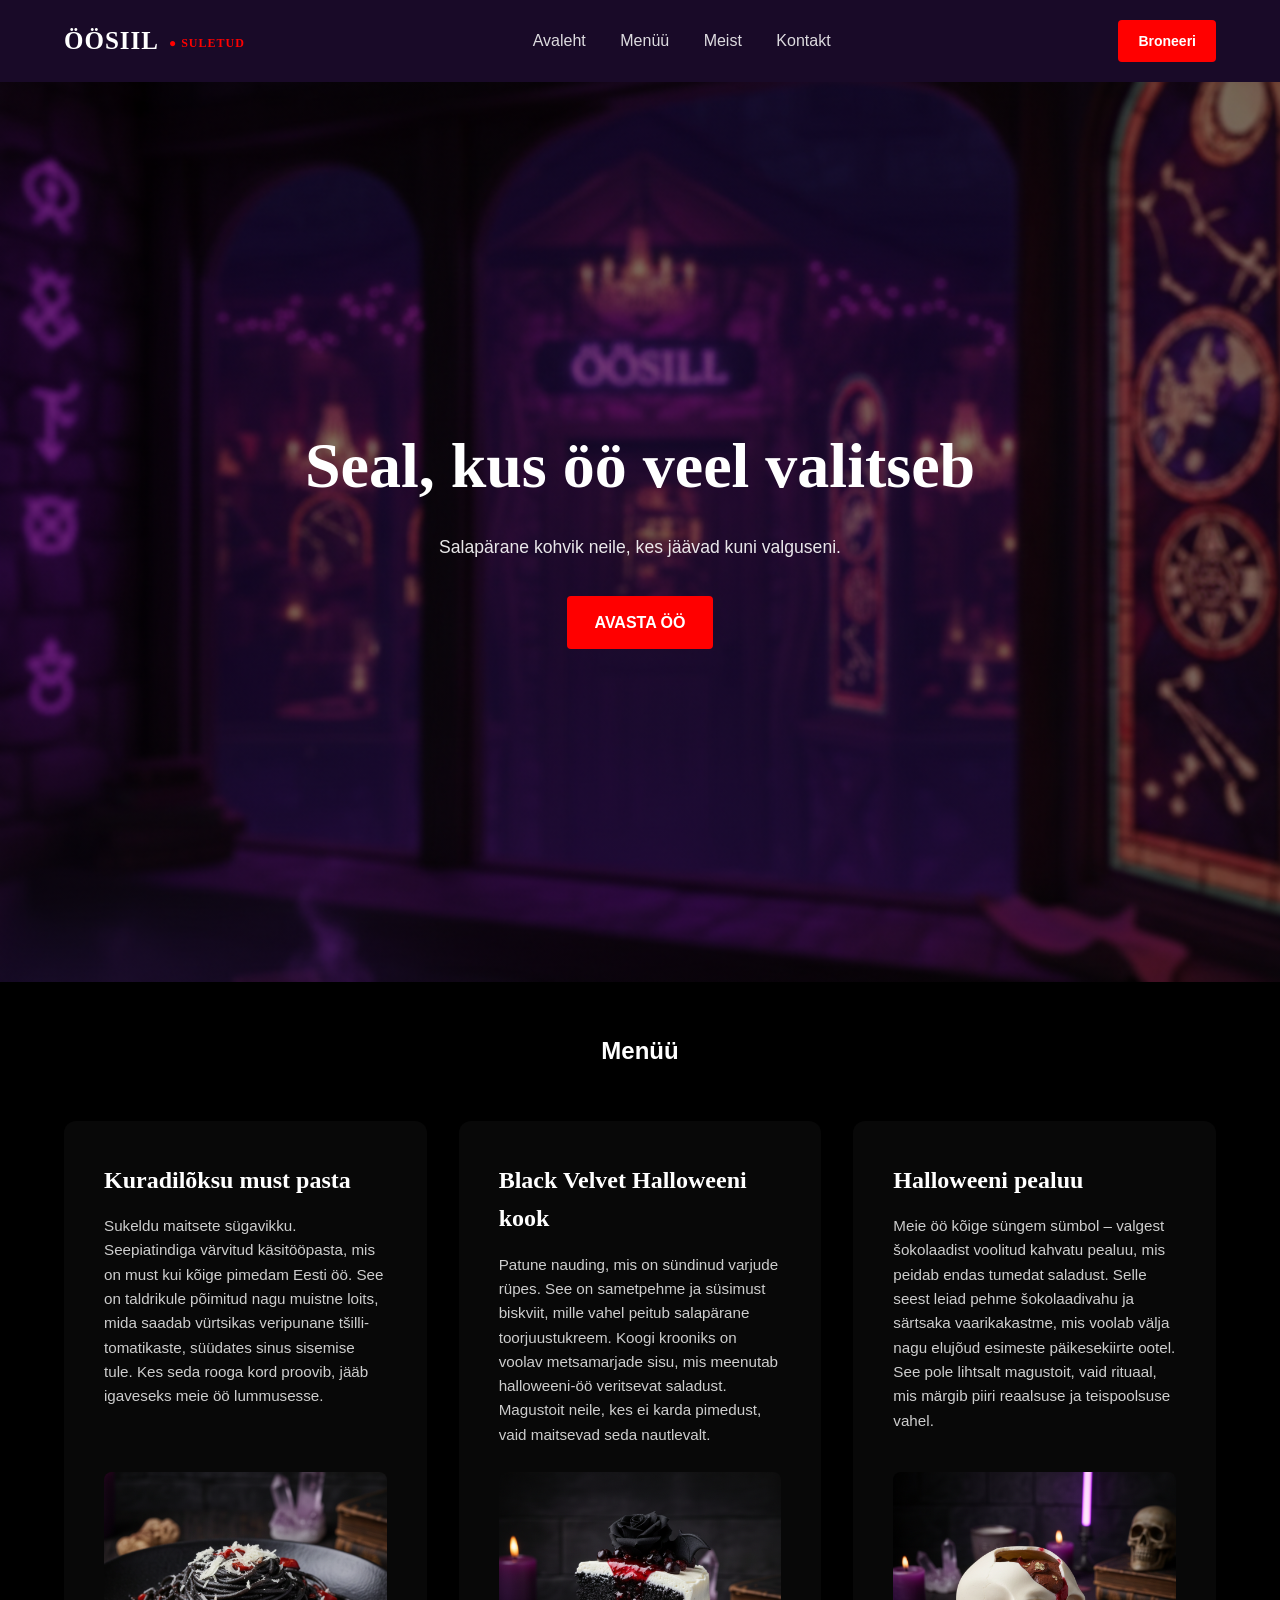
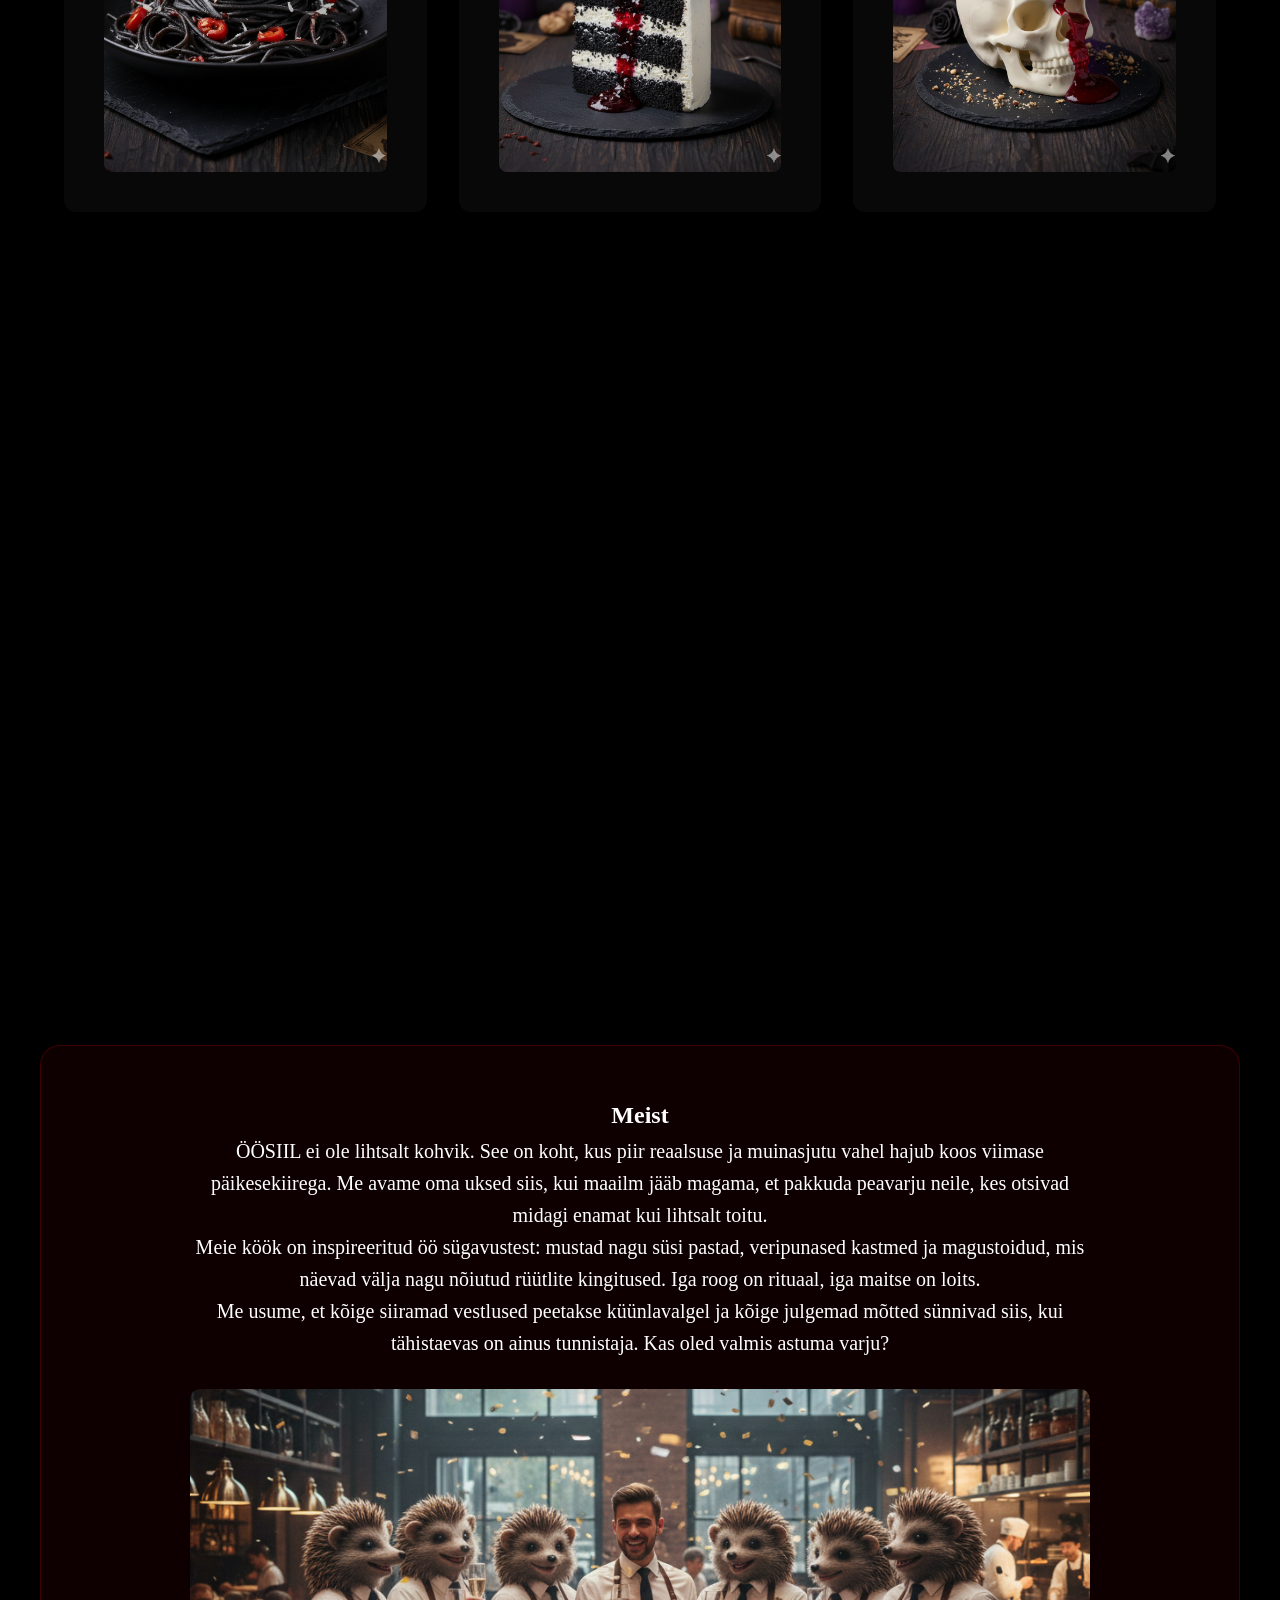
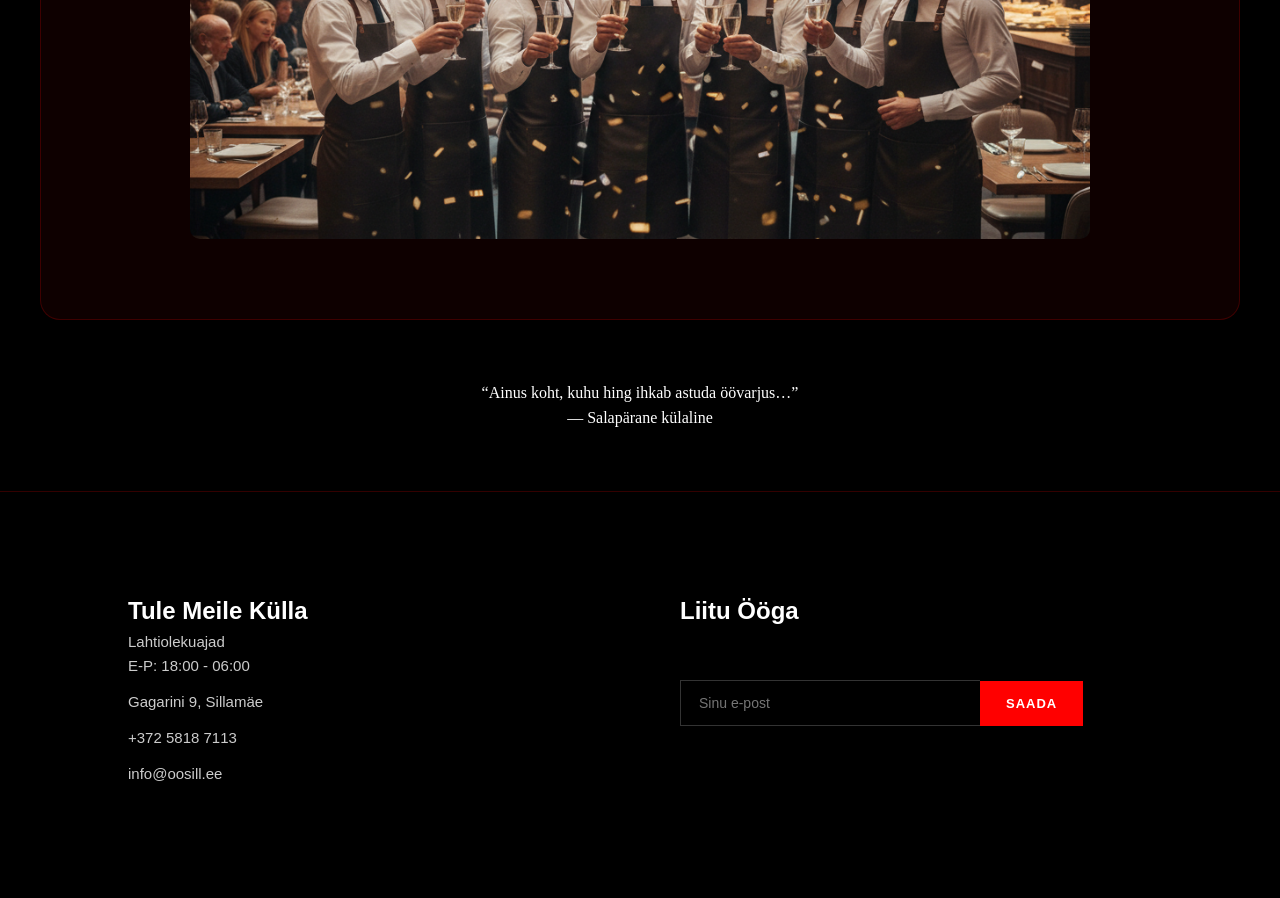
<file: index.html>
<!DOCTYPE html>
<html lang="et">
<head>
    <meta charset="UTF-8">
    <meta name="viewport" content="width=device-width, initial-scale=1.0">
    <title>ÖÖSIIL — Salapärane Kohvik</title>
    <link rel="stylesheet" href="style.css">
</head>
<body>
<header class="top">
    <div class="logotip">ÖÖSIIL</div>
    <nav>
        <a href="#Avaleht">Avaleht</a>
        <a href="#Menüü">Menüü</a>
        <a href="#Meist">Meist</a>
        <a href="#Kontakt">Kontakt</a>
    </nav>
    <a class="button js-open-modal" href="#">Broneeri</a>
</header>
<section id="Avaleht" class="glavnoe">
    <div class="glavnoecontent">
        <h1>Seal, kus öö veel valitseb</h1>
        <p>Salapärane kohvik neile, kes jäävad kuni valguseni.</p>
        <a class="button large js-open-modal" href="#">AVASTA ÖÖ</a>
    </div>
</section>

<div class="text"><h2>Menüü</h2></div>

<section id="Menüü" class="sections">
    <div class="card">
        <h2>Kuradilõksu must pasta</h2>
        <p>
            Sukeldu maitsete sügavikku. Seepiatindiga värvitud käsitööpasta, mis on must kui kõige pimedam Eesti öö. 
            See on taldrikule põimitud nagu muistne loits, mida saadab vürtsikas veripunane tšilli-tomatikaste, süüdates sinus sisemise tule. 
            Kes seda rooga kord proovib, jääb igaveseks meie öö lummusesse.
        </p>
        <div class="cardimg1"></div>
    </div>
    <div class="card">
        <h2>Black Velvet Halloweeni kook</h2>
        <p>
            Patune nauding, mis on sündinud varjude rüpes. See on sametpehme ja süsimust biskviit, mille vahel peitub salapärane toorjuustukreem. 
            Koogi krooniks on voolav metsamarjade sisu, mis meenutab halloweeni-öö veritsevat saladust. 
            Magustoit neile, kes ei karda pimedust, vaid maitsevad seda nautlevalt.
        </p>
        <div class="cardimg2"></div>
    </div>
    <div class="card">
        <h2>Halloweeni pealuu</h2>
        <p>
            Meie öö kõige süngem sümbol – valgest šokolaadist voolitud kahvatu pealuu, mis peidab endas tumedat saladust. 
            Selle seest leiad pehme šokolaadivahu ja särtsaka vaarikakastme, mis voolab välja nagu elujõud esimeste päikesekiirte ootel. 
            See pole lihtsalt magustoit, vaid rituaal, mis märgib piiri reaalsuse ja teispoolsuse vahel.
        </p>
        <div class="cardimg3"></div>
    </div>
    <div class="card">
        <h2>Tarantula kook</h2>
        <p>
            Suur ja sätendav nõiajook, mis on segatud kõige sügavamas öötunnis. Meisterlikult punutud võrk sinu taldrikul. 
            See tume šokolaadikook on kaetud õrna suhkruvatist kastevõrguga, mille keskel valitseb krõbe ja luksuslik šokolaadist tarantel. 
            Magusalt ohtlik kombinatsioon pehmest trühvlisistust ja sarapuupähkli kargusest.
        </p>
        <div class="cardimg4"></div>
    </div>
    <div class="card">
        <h2>Veritsevad mustad koogikesed</h2>
        <p>
            Väikesed süsimustad ahvatlused, mis peidavad endas dramaatilist üllatust. 
            Need kakaost ja aktiivsöest küpsetatud koogikesed on pealtvaates rahulikud kui öö, kuid nende pehme sisu peidab endas tulipunast ja hapukat kirsitäidist. 
            Iga suutäis vallandab 'veritseva' keskme, pakkudes täiuslikku tasakaalu.
        </p>
        <div class="cardimg5"></div>
    </div>
    <div class="card">
        <h2>Halloweeni teemaline punch</h2>
        <p>
            Suur ja sätendav nõiajook, mis on segatud kõige sügavamas öötunnis. 
            See rubiinpunane jook kätkeb endas salapärast segu tumedatest metsamarjadest, vürtsikast granaatõunast ja särtsakast mullist. 
            Joogi kohal hõljub salapärane udu ning selle põhjas peidavad end 'külmutatud silmad'.
        </p>
        <div class="cardimg6"></div>
    </div>
</section>

<section id="Meist" class="quote">
    <div class="aboutbox">
        <h2 class="text3">Meist</h2>
        <div class="text2">
            <p>ÖÖSIIL ei ole lihtsalt kohvik. See on koht, kus piir reaalsuse ja muinasjutu vahel hajub koos viimase päikesekiirega. Me avame oma uksed siis, kui maailm jääb magama, et pakkuda peavarju neile, kes otsivad midagi enamat kui lihtsalt toitu.<br>
            Meie köök on inspireeritud öö sügavustest: mustad nagu süsi pastad, veripunased kastmed ja magustoidud, mis näevad välja nagu nõiutud rüütlite kingitused. Iga roog on rituaal, iga maitse on loits.<br>
            Me usume, et kõige siiramad vestlused peetakse küünlavalgel ja kõige julgemad mõtted sünnivad siis, kui tähistaevas on ainus tunnistaja. Kas oled valmis astuma varju?</p>
            <div class="cardimg7"></div>
        </div>
    </div>
    <blockquote>“Ainus koht, kuhu hing ihkab astuda öövarjus…”</blockquote>
    <span>— Salapärane külaline</span>
</section>

<footer id="Kontakt" class="footer">
    <div class="footerleft">
        <h2>Tule Meile Külla</h2>
        <p>Lahtiolekuajad<br>E-P: 18:00 - 06:00</p>
        <p>Gagarini 9, Sillamäe</p>
        <p>+372 5818 7113</p>
        <p>info@oosill.ee</p>
    </div>
    <div class="footerright">
        <h2>Liitu Ööga</h2>
        <form>
            <input type="email" placeholder="Sinu e-post">
            <button type="submit">Saada</button>
        </form>
    </div>
</footer>

<div id="bookingModal" class="modal">
    <div class="modalcontent">
        <span class="close">&times;</span>
        <h2>Broneeri laud</h2>
        <form id="bookingForm">
            <input type="text" placeholder="Teie nimi" required>
            <input type="date" required>
            <input type="time" required>
            <input type="number" placeholder="Inimeste arv" min="1" max="10" required>
            <button type="submit" class="button">Kinnita broneering</button>
        </form>
    </div>
</div>

<script>
document.addEventListener("DOMContentLoaded", function() {
    const scrollObserver = new IntersectionObserver((entries) => {
        entries.forEach(entry => {
            if (entry.isIntersecting) {
                entry.target.classList.add('show');
            }
        });
    }, { threshold: 0.1 });
    document.querySelectorAll('.card').forEach(card => {
        scrollObserver.observe(card);
    });

    const now = new Date();
    const hour = now.getHours();
    const logo = document.querySelector('.logotip');
    const status = document.createElement('span');
    status.style.cssText = "font-size: 12px; margin-left: 10px; vertical-align: middle;";    
    if (hour >= 18 || hour < 6) {
        status.innerHTML = '● AVATUD';
        status.style.color = '#00ff00';
    } else {
        status.innerHTML = '● SULETUD';
        status.style.color = '#ff0000';
    }
    logo.appendChild(status);

    const modal = document.getElementById("bookingModal");
    const btns = document.querySelectorAll(".js-open-modal");
    const span = document.querySelector(".close");
    const form = document.getElementById("bookingForm");
    btns.forEach(btn => {
        btn.onclick = function(e) {
            e.preventDefault();
            modal.style.display = "block";
            document.body.style.overflow = "hidden";
        }
    });
    span.onclick = function() {
        modal.style.display = "none";
        document.body.style.overflow = "auto";
    }
    window.onclick = function(event) {
        if (event.target == modal) {
            modal.style.display = "none";
            document.body.style.overflow = "auto";
        }
    }
    form.onsubmit = function(e) {
        e.preventDefault();
        alert("Aitäh! Teie broneering on vastu võetud.");
        modal.style.display = "none";
        document.body.style.overflow = "auto";
        form.reset();
    }
});
</script>
</body>
</html>
</file>
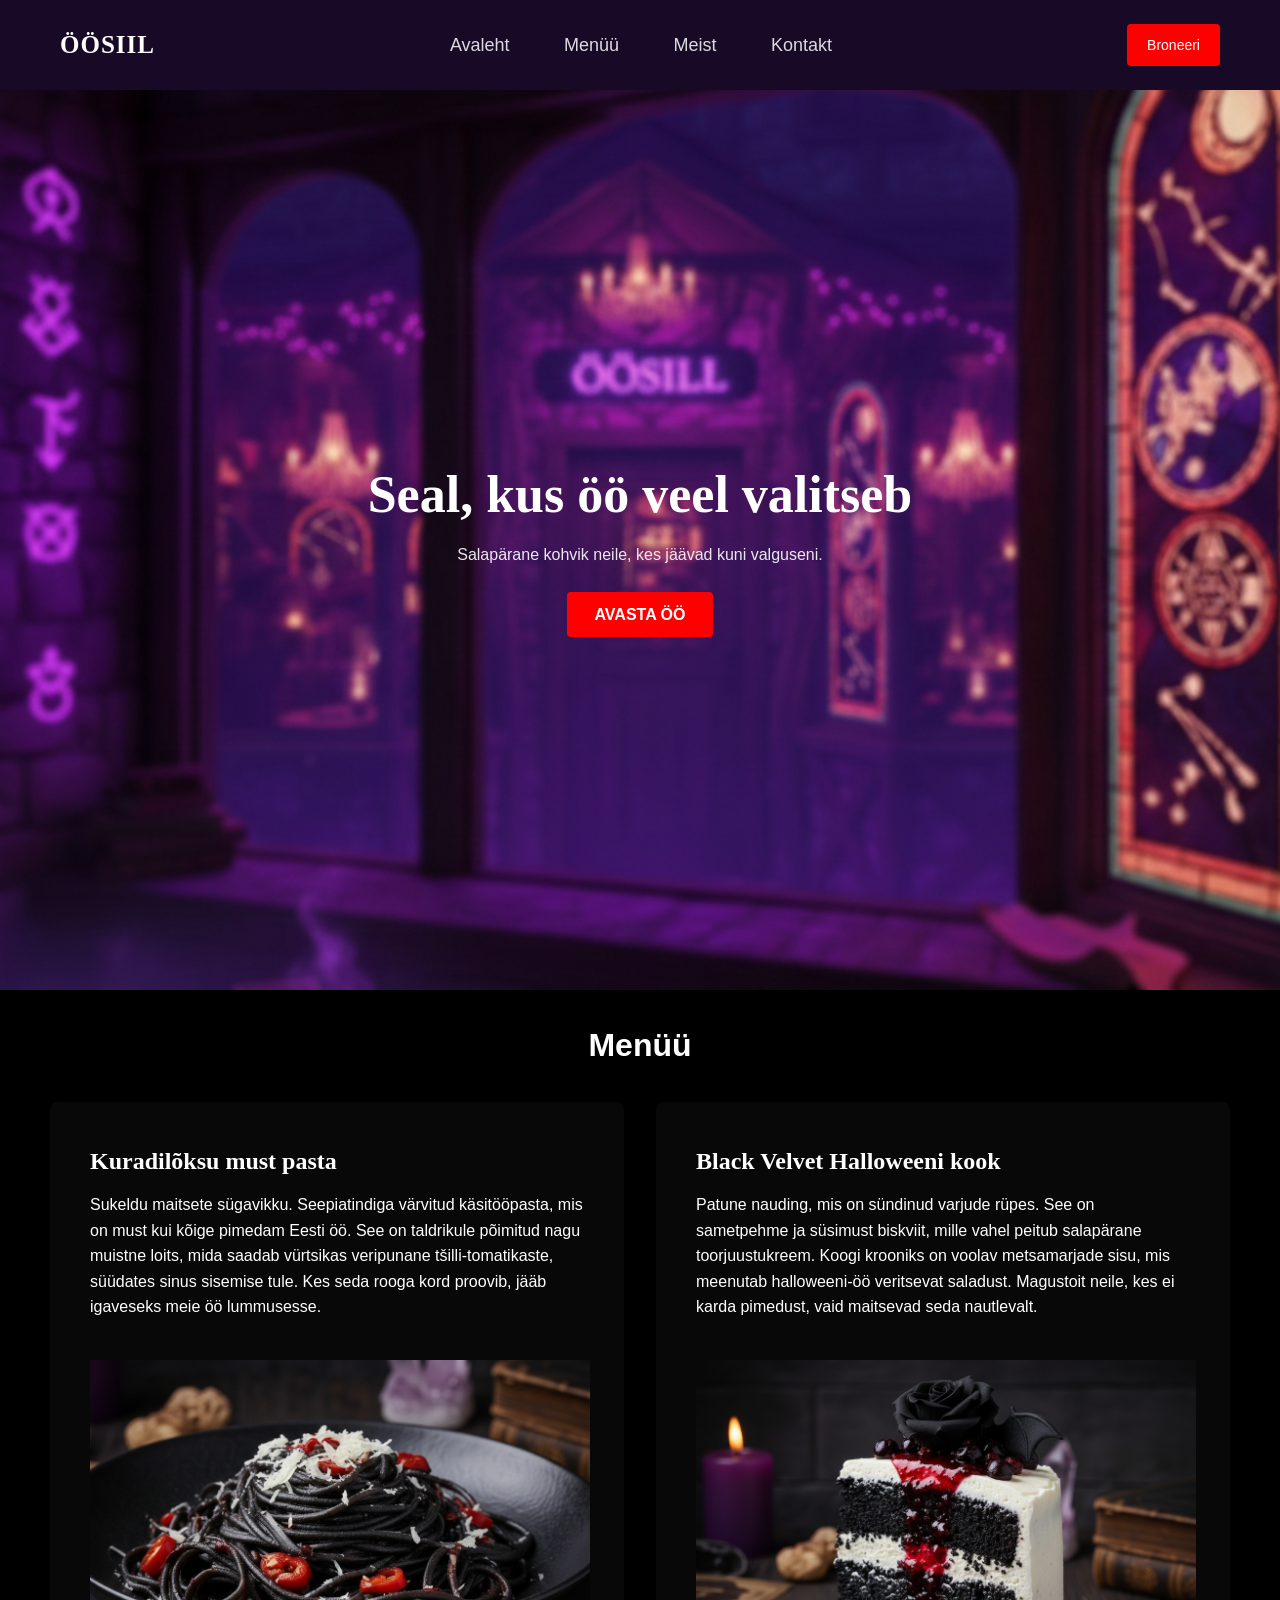
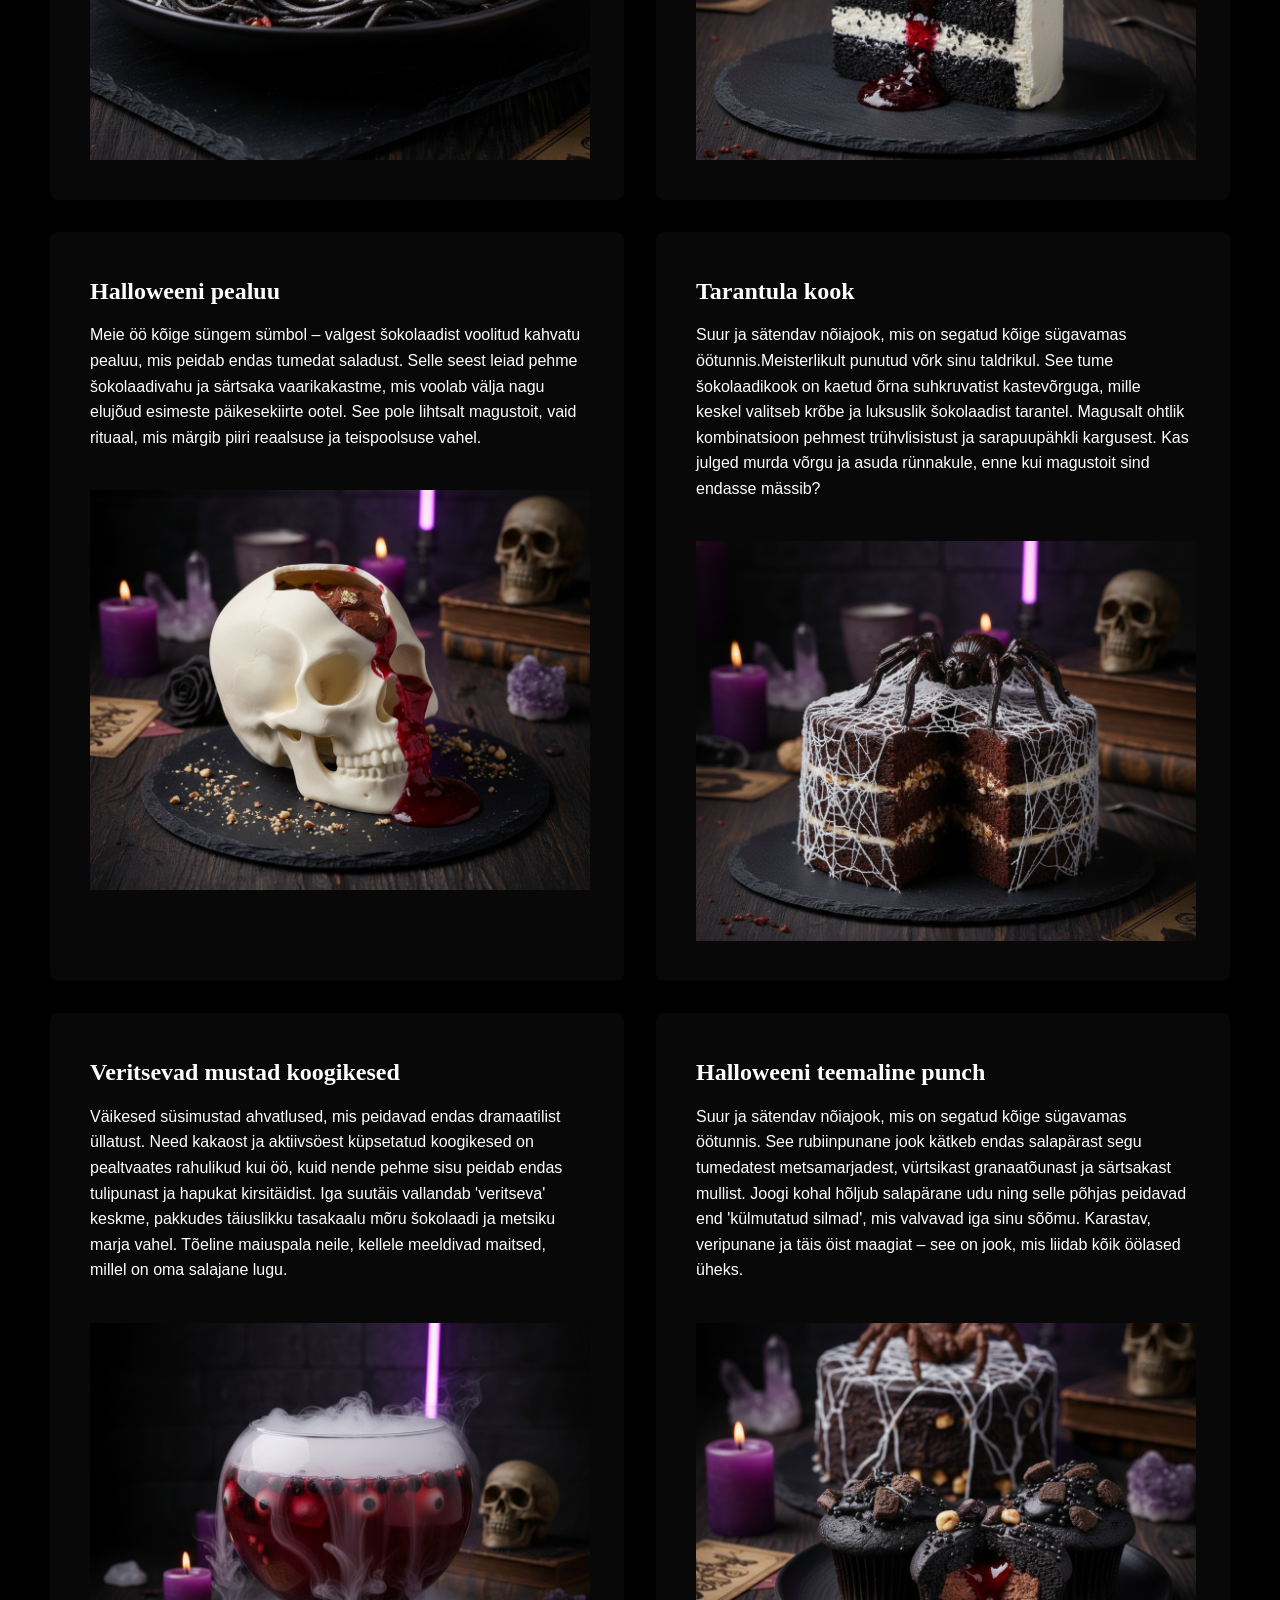
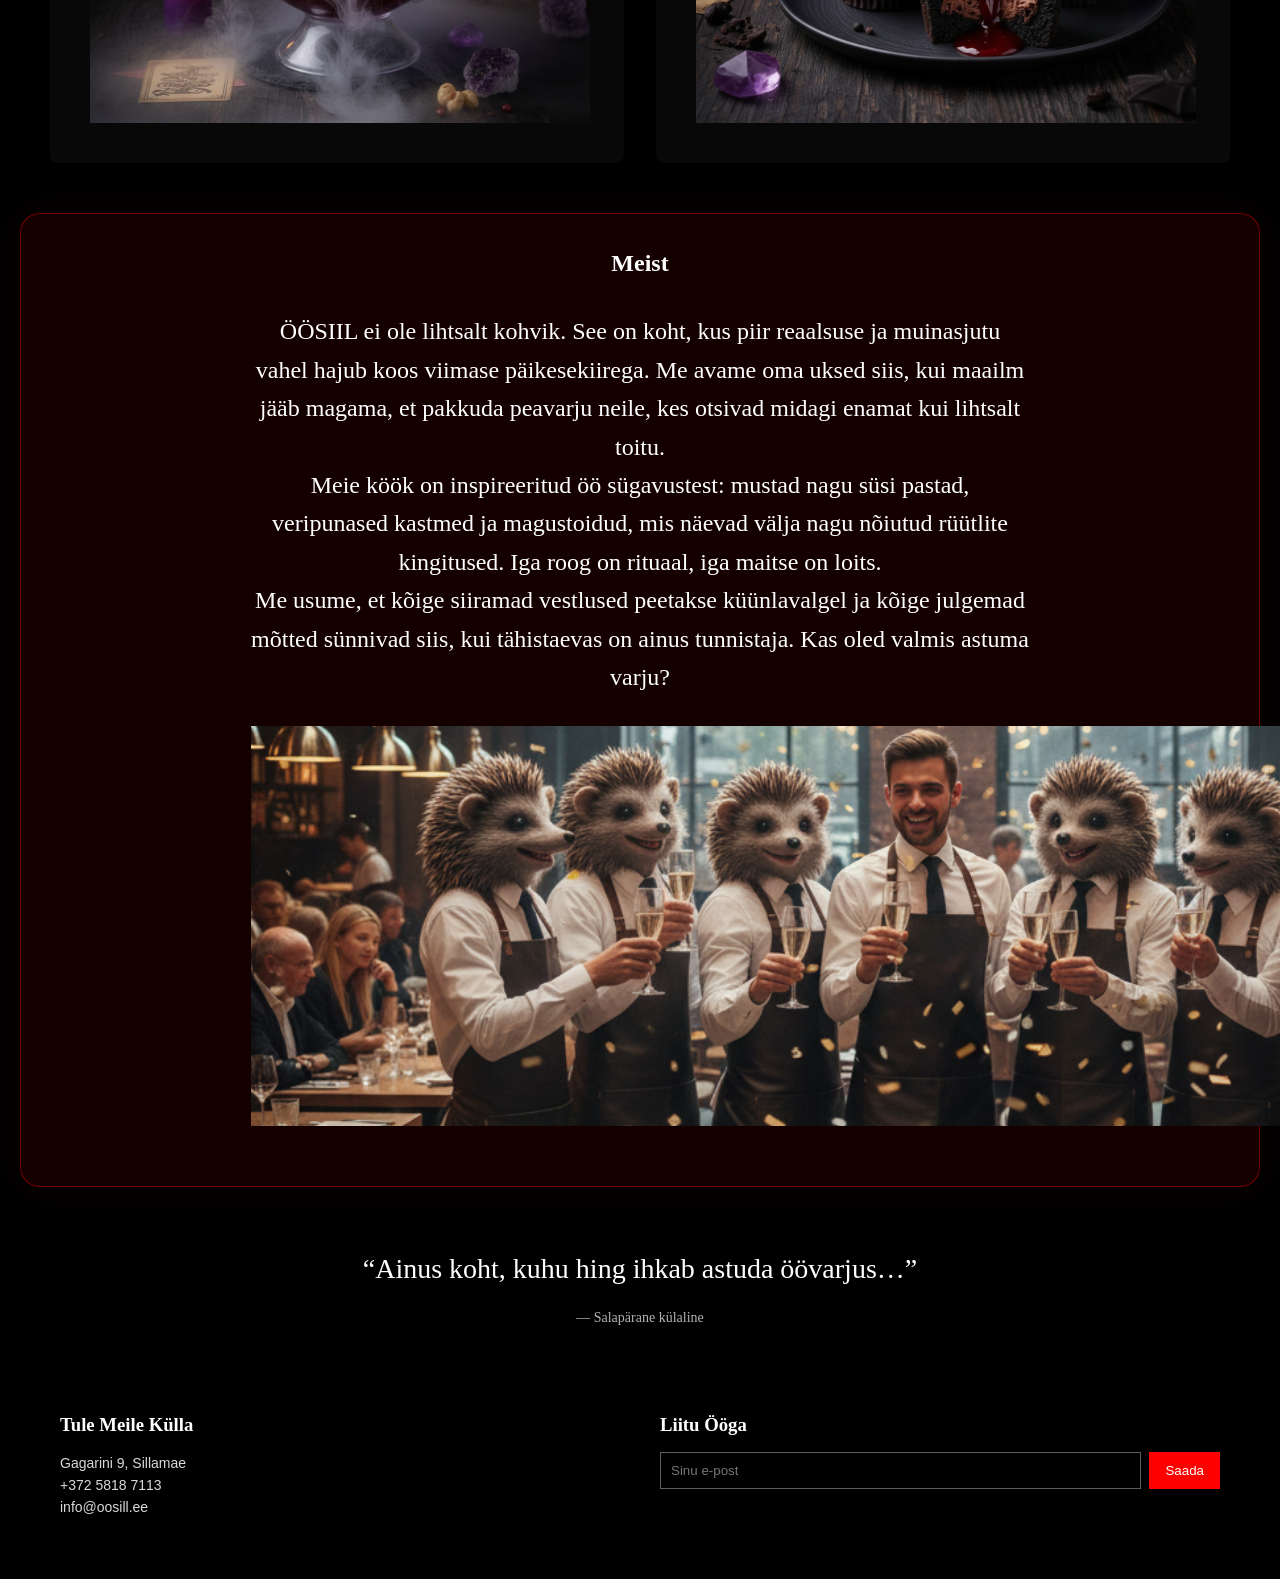
<file: oosiil.html>
<!DOCTYPE html>
<html lang="et">
<head>
    <meta charset="UTF-8">
    <meta name="viewport" content="width=device-width, initial-scale=1.0">
    <title>ÖÖSIIL</title>
    <link rel="stylesheet" href="projektikLaine.css">
</head>
<body>
<header class="top">
    <div class="logotip">ÖÖSIIL</div>
    <nav>
        <a href="#Avaleht">Avaleht</a>
        <a href="#Menüü">Menüü</a>
        <a href="#Meist">Meist</a>
        <a href="#Kontakt">Kontakt</a>
    </nav>
    <a class="button" href="#">Broneeri</a>
</header>
<section id="Avaleht" class="glavnoe">
    <div class="glavnoe-content">
        <h1>Seal, kus öö veel valitseb</h1>
        <p>Salapärane kohvik neile, kes jäävad kuni valguseni.</p>
        <a class="button large" href="#">AVASTA ÖÖ</a>
    </div>
</section>
<div class="text"><h1>Menüü</h1></div>
<section id="Menüü" class="sections">
    <div class="card">
        <h2>Kuradilõksu must pasta</h2>
        <p>
        Sukeldu maitsete sügavikku. Seepiatindiga värvitud käsitööpasta, mis on must kui kõige pimedam Eesti öö. See on taldrikule põimitud nagu muistne loits, mida saadab vürtsikas veripunane tšilli-tomatikaste, süüdates sinus sisemise tule. Kes seda rooga kord proovib, jääb igaveseks meie öö lummusesse.
        </p>
		<div class="cardimg1"></div>
    </div>
    <div class="card">
        <h2>Black Velvet Halloweeni kook</h2>
        <p>
        Patune nauding, mis on sündinud varjude rüpes. See on sametpehme ja süsimust biskviit, mille vahel peitub salapärane toorjuustukreem. Koogi krooniks on voolav metsamarjade sisu, mis meenutab halloweeni-öö veritsevat saladust. Magustoit neile, kes ei karda pimedust, vaid maitsevad seda nautlevalt.
        </p>
		<div class="cardimg2"></div>
    </div>
	<div class="card">
        <h2>Halloweeni pealuu</h2>
        <p>
        Meie öö kõige süngem sümbol – valgest šokolaadist voolitud kahvatu pealuu, mis peidab endas tumedat saladust. Selle seest leiad pehme šokolaadivahu ja särtsaka vaarikakastme, mis voolab välja nagu elujõud esimeste päikesekiirte ootel. See pole lihtsalt magustoit, vaid rituaal, mis märgib piiri reaalsuse ja teispoolsuse vahel.
        </p>
		<div class="cardimg3"></div>
    </div>
    <div class="card">
        <h2>Tarantula kook</h2>
        <p>
        Suur ja sätendav nõiajook, mis on segatud kõige sügavamas öötunnis.Meisterlikult punutud võrk sinu taldrikul. See tume šokolaadikook on kaetud õrna suhkruvatist kastevõrguga, mille keskel valitseb krõbe ja luksuslik šokolaadist tarantel. Magusalt ohtlik kombinatsioon pehmest trühvlisistust ja sarapuupähkli kargusest. Kas julged murda võrgu ja asuda rünnakule, enne kui magustoit sind endasse mässib?
        </p>
		<div class="cardimg4"></div>
    </div>
    <div class="card">
        <h2>Veritsevad mustad koogikesed</h2>
        <p>
        Väikesed süsimustad ahvatlused, mis peidavad endas dramaatilist üllatust. Need kakaost ja aktiivsöest küpsetatud koogikesed on pealtvaates rahulikud kui öö, kuid nende pehme sisu peidab endas tulipunast ja hapukat kirsitäidist. Iga suutäis vallandab 'veritseva' keskme, pakkudes täiuslikku tasakaalu mõru šokolaadi ja metsiku marja vahel. Tõeline maiuspala neile, kellele meeldivad maitsed, millel on oma salajane lugu.
        </p>
		<div class="cardimg5"></div>
    </div>
	<div class="card">
        <h2>Halloweeni teemaline punch</h2>
        <p>
        Suur ja sätendav nõiajook, mis on segatud kõige sügavamas öötunnis. See rubiinpunane jook kätkeb endas salapärast segu tumedatest metsamarjadest, vürtsikast granaatõunast ja särtsakast mullist. Joogi kohal hõljub salapärane udu ning selle põhjas peidavad end 'külmutatud silmad', mis valvavad iga sinu sõõmu. Karastav, veripunane ja täis öist maagiat – see on jook, mis liidab kõik öölased üheks.
        </p>
		<div class="cardimg6"></div>
    </div>
</section>
<section id="Meist" class="quote">
    <div class="about-box">
        <h1 class="text3">Meist</h1>
        <div class="text2">
            <p>ÖÖSIIL ei ole lihtsalt kohvik. See on koht, kus piir reaalsuse ja muinasjutu vahel hajub koos viimase päikesekiirega. Me avame oma uksed siis, kui maailm jääb magama, et pakkuda peavarju neile, kes otsivad midagi enamat kui lihtsalt toitu.<br>

Meie köök on inspireeritud öö sügavustest: mustad nagu süsi pastad, veripunased kastmed ja magustoidud, mis näevad välja nagu nõiutud rüütlite kingitused. Iga roog on rituaal, iga maitse on loits.<br>

Me usume, et kõige siiramad vestlused peetakse küünlavalgel ja kõige julgemad mõtted sünnivad siis, kui tähistaevas on ainus tunnistaja. Kas oled valmis astuma varju?</p>
<div class="cardimg7"></div>
        </div>
    </div>
    <blockquote>“Ainus koht, kuhu hing ihkab astuda öövarjus…”</blockquote>
    <span>— Salapärane külaline</span>
</section>

<footer id="Kontakt" class="footer">
    <div class="footer-left">
        <h3>Tule Meile Külla</h3>
        <p>Gagarini 9, Sillamae</p>
        <p>+372 5818 7113</p>
        <p>info@oosill.ee</p>
    </div>
    <div class="footer-right">
        <h3>Liitu Ööga</h3>
        <form>
            <input type="email" placeholder="Sinu e-post">
            <button type="submit">Saada</button>
        </form>
    </div>
</footer>
<div id="bookingModal" class="modal">
    <div class="modal-content">
        <span class="close">&times;</span>
        <h2>Broneeri laud</h2>
        <form id="bookingForm">
            <input type="text" placeholder="Teie nimi" required>
            <input type="date" required>
            <input type="time" required>
            <input type="number" placeholder="Inimeste arv" min="1" max="10" required>
            <button type="submit" class="button">Kinnita broneering</button>
        </form>
    </div>
</div>
<script>
    const modal = document.getElementById("bookingModal");
    const btns = document.querySelectorAll(".button"); // Находит все кнопки с классом button
    const span = document.getElementsByClassName("close")[0];
    const form = document.getElementById("bookingForm");

    // Открыть при клике
    btns.forEach(btn => {
        if (btn.innerText.includes("Broneeri") || btn.innerText.includes("AVASTA")) {
            btn.onclick = function(e) {
                e.preventDefault();
                modal.style.display = "block";
            }
        }
    });

    // Закрыть при клике на крестик
    span.onclick = function() {
        modal.style.display = "none";
    }

    // Закрыть при клике вне окна
    window.onclick = function(event) {
        if (event.target == modal) {
            modal.style.display = "none";
        }
    }

    // Обработка формы
    form.onsubmit = function(e) {
        e.preventDefault();
        alert("Aitäh! Teie broneering on vastu võetud. Ootame teid öövarjus.");
        modal.style.display = "none";
        form.reset();
    }
</script>
</body>

</html>
</file>
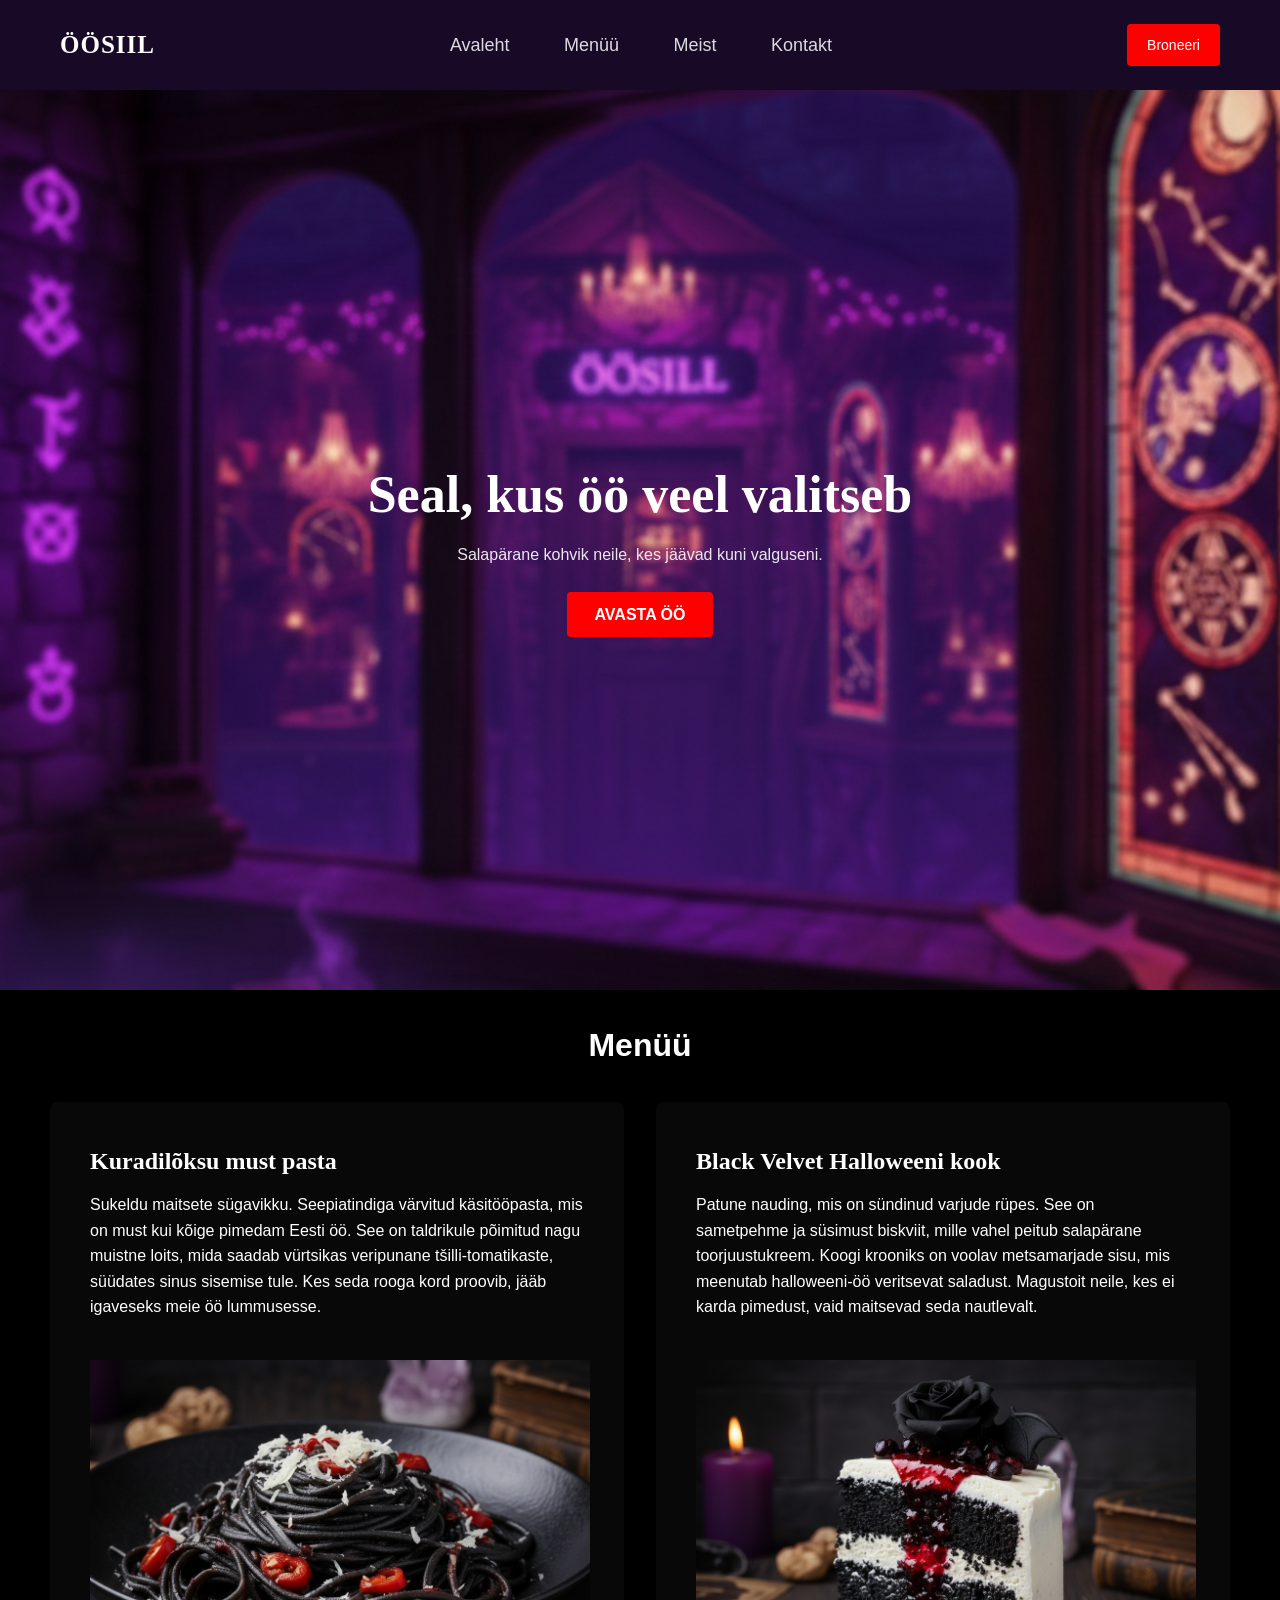
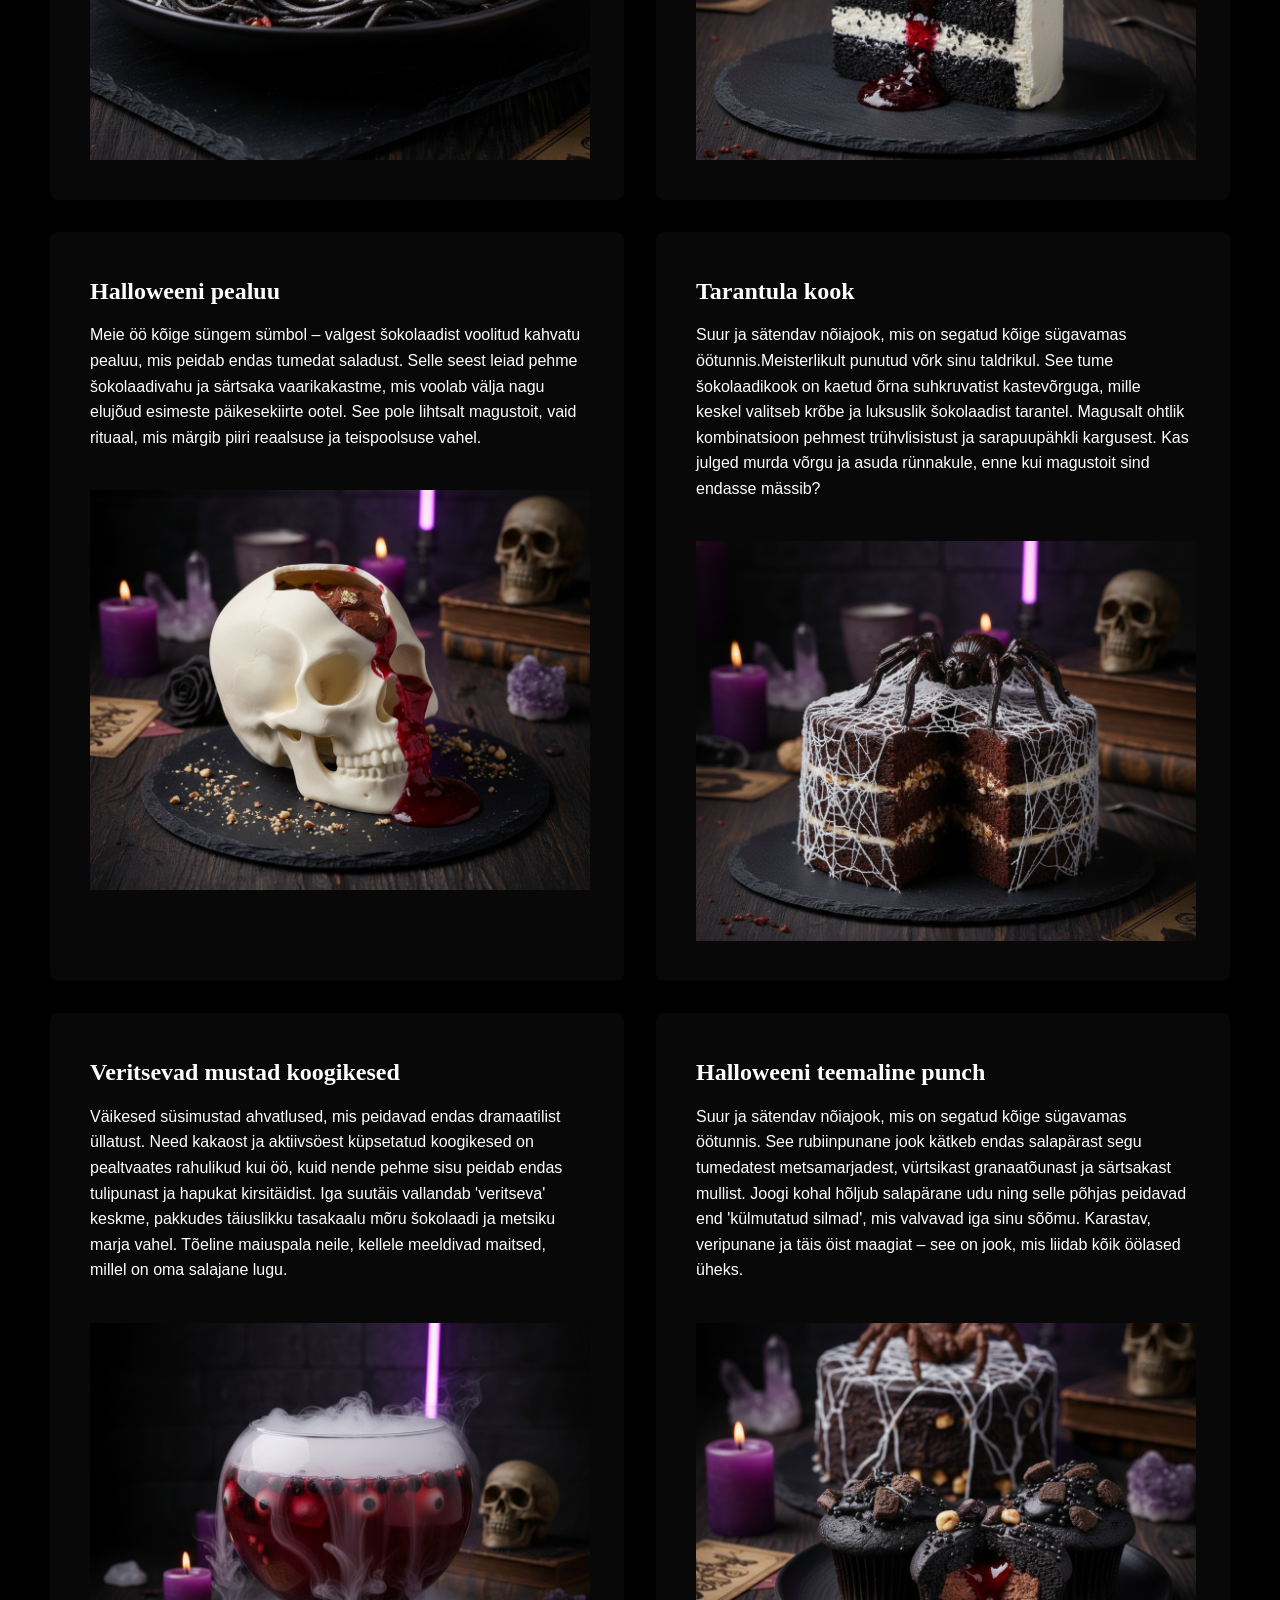
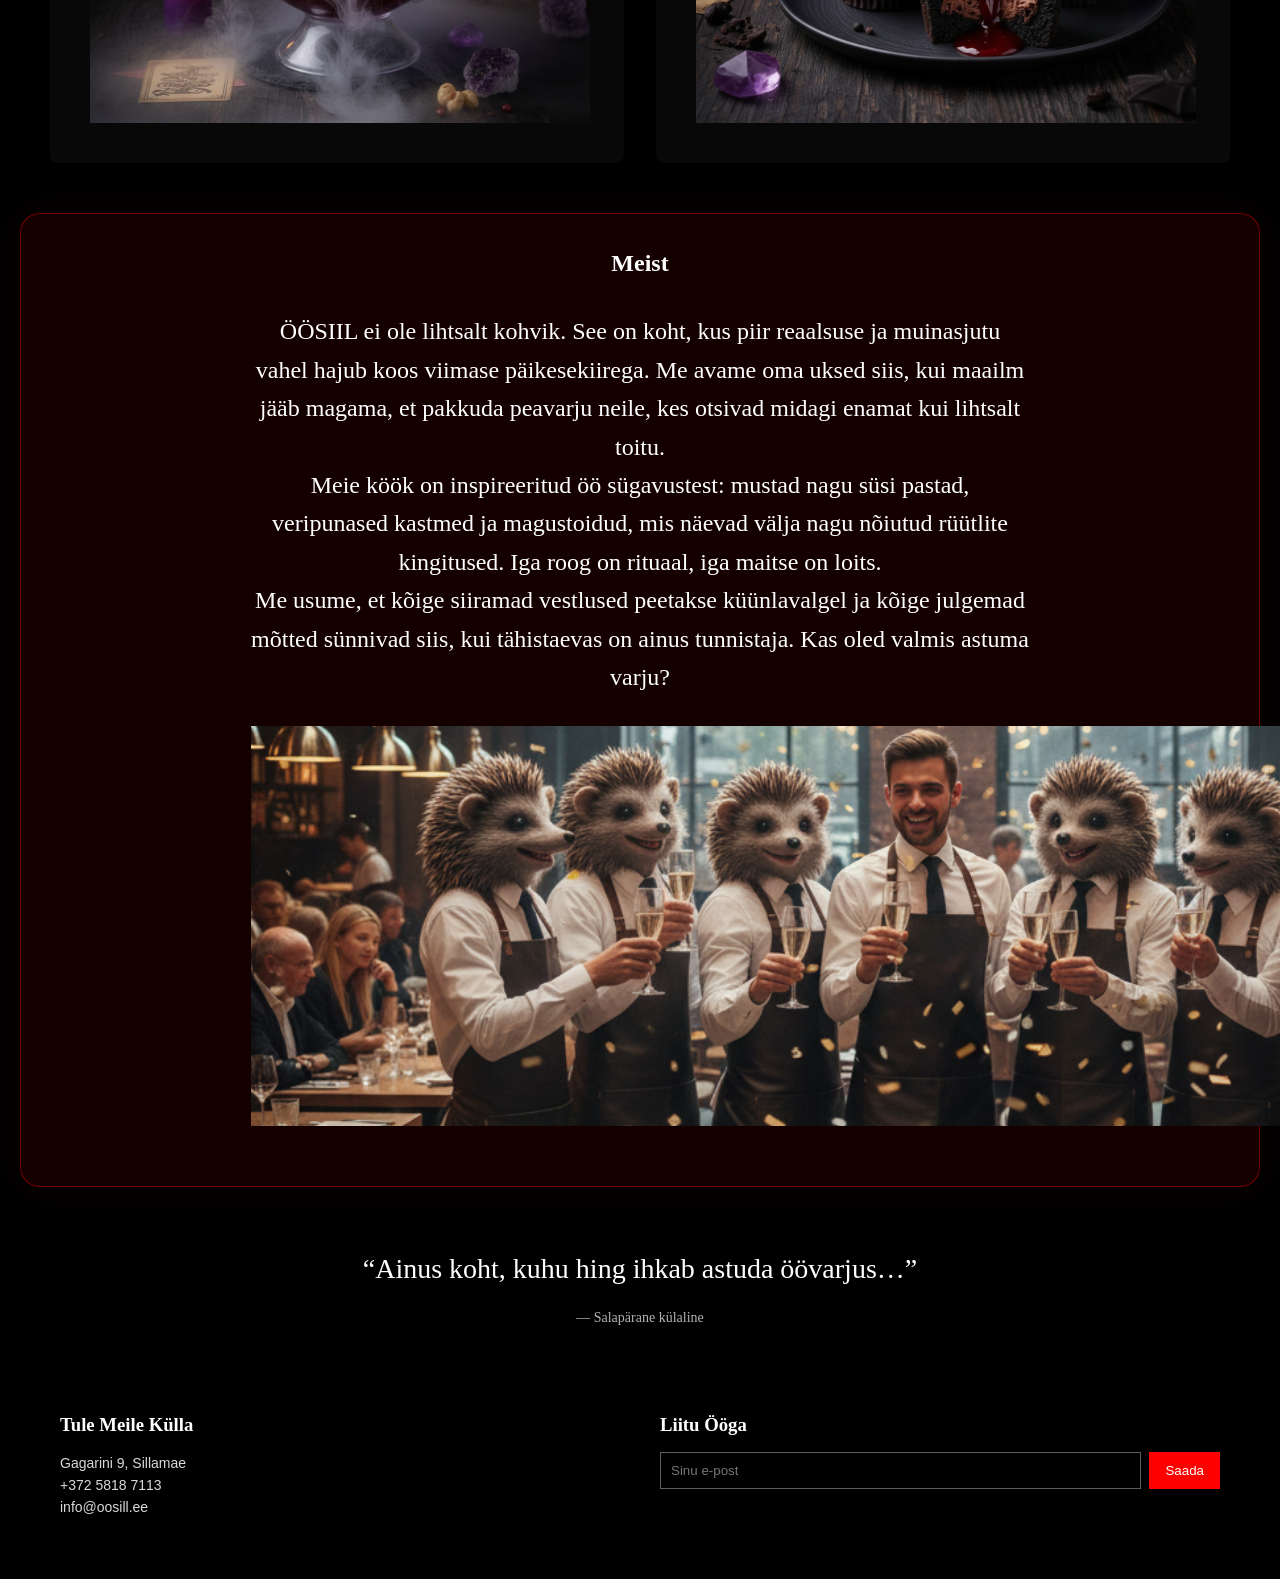
<file: projektikLaine.html>
<!DOCTYPE html>
<html lang="et">
<head>
    <meta charset="UTF-8">
    <meta name="viewport" content="width=device-width, initial-scale=1.0">
    <title>ÖÖSIIL</title>
    <link rel="stylesheet" href="projektikLaine.css">
</head>
<body>
<header class="top">
    <div class="logotip">ÖÖSIIL</div>
    <nav>
        <a href="#Avaleht">Avaleht</a>
        <a href="#Menüü">Menüü</a>
        <a href="#Meist">Meist</a>
        <a href="#Kontakt">Kontakt</a>
    </nav>
    <a class="button" href="#">Broneeri</a>
</header>
<section id="Avaleht" class="glavnoe">
    <div class="glavnoe-content">
        <h1>Seal, kus öö veel valitseb</h1>
        <p>Salapärane kohvik neile, kes jäävad kuni valguseni.</p>
        <a class="button large" href="#">AVASTA ÖÖ</a>
    </div>
</section>
<div class="text"><h1>Menüü</h1></div>
<section id="Menüü" class="sections">
    <div class="card">
        <h2>Kuradilõksu must pasta</h2>
        <p>
        Sukeldu maitsete sügavikku. Seepiatindiga värvitud käsitööpasta, mis on must kui kõige pimedam Eesti öö. See on taldrikule põimitud nagu muistne loits, mida saadab vürtsikas veripunane tšilli-tomatikaste, süüdates sinus sisemise tule. Kes seda rooga kord proovib, jääb igaveseks meie öö lummusesse.
        </p>
		<div class="cardimg1"></div>
    </div>
    <div class="card">
        <h2>Black Velvet Halloweeni kook</h2>
        <p>
        Patune nauding, mis on sündinud varjude rüpes. See on sametpehme ja süsimust biskviit, mille vahel peitub salapärane toorjuustukreem. Koogi krooniks on voolav metsamarjade sisu, mis meenutab halloweeni-öö veritsevat saladust. Magustoit neile, kes ei karda pimedust, vaid maitsevad seda nautlevalt.
        </p>
		<div class="cardimg2"></div>
    </div>
	<div class="card">
        <h2>Halloweeni pealuu</h2>
        <p>
        Meie öö kõige süngem sümbol – valgest šokolaadist voolitud kahvatu pealuu, mis peidab endas tumedat saladust. Selle seest leiad pehme šokolaadivahu ja särtsaka vaarikakastme, mis voolab välja nagu elujõud esimeste päikesekiirte ootel. See pole lihtsalt magustoit, vaid rituaal, mis märgib piiri reaalsuse ja teispoolsuse vahel.
        </p>
		<div class="cardimg3"></div>
    </div>
    <div class="card">
        <h2>Tarantula kook</h2>
        <p>
        Suur ja sätendav nõiajook, mis on segatud kõige sügavamas öötunnis.Meisterlikult punutud võrk sinu taldrikul. See tume šokolaadikook on kaetud õrna suhkruvatist kastevõrguga, mille keskel valitseb krõbe ja luksuslik šokolaadist tarantel. Magusalt ohtlik kombinatsioon pehmest trühvlisistust ja sarapuupähkli kargusest. Kas julged murda võrgu ja asuda rünnakule, enne kui magustoit sind endasse mässib?
        </p>
		<div class="cardimg4"></div>
    </div>
    <div class="card">
        <h2>Veritsevad mustad koogikesed</h2>
        <p>
        Väikesed süsimustad ahvatlused, mis peidavad endas dramaatilist üllatust. Need kakaost ja aktiivsöest küpsetatud koogikesed on pealtvaates rahulikud kui öö, kuid nende pehme sisu peidab endas tulipunast ja hapukat kirsitäidist. Iga suutäis vallandab 'veritseva' keskme, pakkudes täiuslikku tasakaalu mõru šokolaadi ja metsiku marja vahel. Tõeline maiuspala neile, kellele meeldivad maitsed, millel on oma salajane lugu.
        </p>
		<div class="cardimg5"></div>
    </div>
	<div class="card">
        <h2>Halloweeni teemaline punch</h2>
        <p>
        Suur ja sätendav nõiajook, mis on segatud kõige sügavamas öötunnis. See rubiinpunane jook kätkeb endas salapärast segu tumedatest metsamarjadest, vürtsikast granaatõunast ja särtsakast mullist. Joogi kohal hõljub salapärane udu ning selle põhjas peidavad end 'külmutatud silmad', mis valvavad iga sinu sõõmu. Karastav, veripunane ja täis öist maagiat – see on jook, mis liidab kõik öölased üheks.
        </p>
		<div class="cardimg6"></div>
    </div>
</section>
<section id="Meist" class="quote">
    <div class="about-box">
        <h1 class="text3">Meist</h1>
        <div class="text2">
            <p>ÖÖSIIL ei ole lihtsalt kohvik. See on koht, kus piir reaalsuse ja muinasjutu vahel hajub koos viimase päikesekiirega. Me avame oma uksed siis, kui maailm jääb magama, et pakkuda peavarju neile, kes otsivad midagi enamat kui lihtsalt toitu.<br>

Meie köök on inspireeritud öö sügavustest: mustad nagu süsi pastad, veripunased kastmed ja magustoidud, mis näevad välja nagu nõiutud rüütlite kingitused. Iga roog on rituaal, iga maitse on loits.<br>

Me usume, et kõige siiramad vestlused peetakse küünlavalgel ja kõige julgemad mõtted sünnivad siis, kui tähistaevas on ainus tunnistaja. Kas oled valmis astuma varju?</p>
<div class="cardimg7"></div>
        </div>
    </div>
    <blockquote>“Ainus koht, kuhu hing ihkab astuda öövarjus…”</blockquote>
    <span>— Salapärane külaline</span>
</section>

<footer id="Kontakt" class="footer">
    <div class="footer-left">
        <h3>Tule Meile Külla</h3>
        <p>Gagarini 9, Sillamae</p>
        <p>+372 5818 7113</p>
        <p>info@oosill.ee</p>
    </div>
    <div class="footer-right">
        <h3>Liitu Ööga</h3>
        <form>
            <input type="email" placeholder="Sinu e-post">
            <button type="submit">Saada</button>
        </form>
    </div>
</footer>
<div id="bookingModal" class="modal">
    <div class="modal-content">
        <span class="close">&times;</span>
        <h2>Broneeri laud</h2>
        <form id="bookingForm">
            <input type="text" placeholder="Teie nimi" required>
            <input type="date" required>
            <input type="time" required>
            <input type="number" placeholder="Inimeste arv" min="1" max="10" required>
            <button type="submit" class="button">Kinnita broneering</button>
        </form>
    </div>
</div>
<script>
    const modal = document.getElementById("bookingModal");
    const btns = document.querySelectorAll(".button"); // Находит все кнопки с классом button
    const span = document.getElementsByClassName("close")[0];
    const form = document.getElementById("bookingForm");

    // Открыть при клике
    btns.forEach(btn => {
        if (btn.innerText.includes("Broneeri") || btn.innerText.includes("AVASTA")) {
            btn.onclick = function(e) {
                e.preventDefault();
                modal.style.display = "block";
            }
        }
    });

    // Закрыть при клике на крестик
    span.onclick = function() {
        modal.style.display = "none";
    }

    // Закрыть при клике вне окна
    window.onclick = function(event) {
        if (event.target == modal) {
            modal.style.display = "none";
        }
    }

    // Обработка формы
    form.onsubmit = function(e) {
        e.preventDefault();
        alert("Aitäh! Teie broneering on vastu võetud. Ootame teid öövarjus.");
        modal.style.display = "none";
        form.reset();
    }
</script>
</body>
</html>
</file>
<file: style.css>
/* nAsTrOjKi */
* {
    margin: 0;
    padding: 0;
    box-sizing: border-box;
}
body {
    font-family: 'Inter', sans-serif;
    background: black;
    color: white;
    line-height: 1.6;
    overflow-x: hidden;
}
a {
    color: white;
    text-decoration: none;
    transition: 0.3s;
}
/* HeAdEr */
.top {
    display: flex;
    justify-content: space-between;
    align-items: center;
    padding: 20px 5%;
    position: sticky;
    top: 0;
    z-index: 1000;
    background: rgba(27, 11, 43, 0.95);
}
.logotip {
    font-family: 'Playfair Display', serif;
    color: white;
    font-size: 25px;
    font-weight: 900;
    letter-spacing: 1px;
}
nav a {
    margin: 0 15px;
    font-size: 16px;
    opacity: 0.85;
}
nav a:hover {
    opacity: 1;
    color: red;
}
/* Bowe da hrani eti knopo4ki */
.button {
    background: red;
    padding: 10px 20px;
    border-radius: 4px;
    font-size: 14px;
    font-weight: bold;
    cursor: pointer;
    display: inline-block;
    border: none;
    color: white;
    transition: 0.3s;
}
.button:hover {
    background: darkred;
    transform: translateY(-2px);
    box-shadow: 0 5px 15px rgba(255, 0, 0, 0.4);
}
.button.large {
    padding: 14px 28px;
    font-size: 16px;
    font-weight: 900;
}
/* GlavnoeHero */
.glavnoe {
    background: linear-gradient(rgba(0,0,0,0.5), rgba(0,0,0,0.5)), url('cafe.png') center/cover no-repeat;
    min-height: 100vh;
    display: flex;
    align-items: center;
    justify-content: center;
    text-align: center;
    padding: 20px;
}
.glavnoecontent h1 {
    font-family: 'Playfair Display', serif;
    font-size: clamp(32px, 8vw, 64px);
    margin-bottom: 15px;
}
.glavnoecontent p {
    max-width: 600px;
    margin: 0 auto 35px;
    opacity: 0.9;
    font-size: 1.1rem;
}
/* A vot eto menuwe4ka 3GRID */
.text {
    margin-top: 50px;
    text-align: center;
}
.sections {
    display: grid;
    grid-template-columns: repeat(3, 1fr); 
    gap: 32px;
    padding: 50px 5%;
    align-items: stretch;
}
/* nJam Eto karto4ki bljud */
.card {
    background: rgba(255, 255, 255, 0.03);
    padding: clamp(20px, 5vw, 40px);
    border-radius: 12px;
    display: flex;
    flex-direction: column;
    height: 100%;
    opacity: 0;
    transform: translateY(40px);
    transition: all 0.8s ease-out;
}
/* JavaScript class dlja skrollA */
.card.show {
    opacity: 1;
    transform: translateY(0);
}
.card h2 {
    margin-bottom: 15px;
    font-family: 'Playfair Display', serif;
}
.card p {
    margin-bottom: 25px;
    flex-grow: 1; 
    font-size: 0.95rem;
    opacity: 0.8;
}
/* Kartino4ki bljud s selektorom atribjutov */
[class^="cardimg"] {
    width: 100%;
    height: 300px;
    margin-top: auto; 
    border-radius: 8px;
    background-size: cover;
    background-position: center;
    background-repeat: no-repeat;
}
.cardimg1 { background-image: url('1.png'); }
.cardimg2 { background-image: url('2.png'); }
.cardimg3 { background-image: url('3.png'); }
.cardimg4 { background-image: url('4.png'); }
.cardimg5 { background-image: url('5.png'); }
.cardimg6 { background-image: url('6.png'); }
/* sektsija "MEIST" */
.quote {
    text-align: center;
    padding: 60px 20px;
    font-family: 'Playfair Display', serif;
}
.aboutbox {
    max-width: 1200px;
    margin: 0 auto 60px;
    padding: clamp(20px, 5vw, 50px);
    background: rgba(139, 0, 0, 0.1);
    border: 1px solid rgba(255, 0, 0, 0.2);
    border-radius: 20px;
}
.text2 {
    max-width: 900px;
    margin: 0 auto 30px;
    font-size: clamp(16px, 4vw, 20px);
}
.cardimg7 {
    background: url('ofic.png') center/cover no-repeat;
    margin: 30px auto 0;
    width: 100%;
    height: clamp(250px, 50vh, 500px);
    border-radius: 10px;
}
/* Moj po4ti krutoj footer JA STRADALA */
.footer {
    display: flex;
    justify-content: space-around; 
    align-items: flex-start;
    flex-wrap: wrap; 
    gap: 80px; 
    padding: 100px 10%; 
    background: #000;
    border-top: 1px solid rgba(255, 0, 0, 0.2);
}
.footerleft, .footerright {
    flex: 1; 
    min-width: 280px; 
}
.footer h3 {
    font-family: 'Playfair Display', serif;
    color: red;
    margin-bottom: 30px;
    font-size: 1.4rem;
    text-transform: uppercase;
    letter-spacing: 2px;
}
.footer p {
    font-size: 15px;
    color: white;
    opacity: 0.8;
    margin-bottom: 12px;
    line-height: 1.6;
}
/* Dlja podpiso4ki na restoran4ik */
.footerright form {
    display: flex;
    align-items: center;
    margin-top: 50px;
}
.footerright input {
    background: transparent;
    border: 1px solid #333;
    border-right: none;
    padding: 14px 18px; 
    color: white;
    font-size: 14px;
    width: 100%;
    max-width: 300px;
    outline: none;
    transition: 0.3s;
}
.footerright button {
    background: red;
    color: white;
    border: 1px solid red;
    padding: 14px 25px; 
    font-weight: bold;
    cursor: pointer;
    text-transform: uppercase;
    font-size: 13px;
    letter-spacing: 1px;
    transition: 0.3s;
}
.footerright button:hover {
    background: darkred;
}
/* MODALJNOE OKNO BRONIROVANIJA JA UMERLA */
.modal {
    display: none; 
    position: fixed;
    z-index: 2000;
    left: 0; top: 0;
    width: 100%; height: 100%;
    background-color: rgba(0, 0, 0, 0.9);
    backdrop-filter: blur(8px);
}
.modalcontent {
    background-color: #1a1a1a;
    margin: 8% auto;
    padding: 40px;
    border: 1px solid rgba(255, 0, 0, 0.5);
    border-radius: 20px;
    width: 90%;
    max-width: 450px;
    position: relative;
    text-align: center;
    box-shadow: 0 0 30px rgba(255, 0, 0, 0.1);
}
.modalcontent h2 {
    font-family: 'Playfair Display', serif;
    font-size: 26px;
    margin-bottom: 30px;
    letter-spacing: 1px;
    color: white;
}
#bookingForm {
    display: flex;
    flex-direction: column;
    gap: 15px;
}
#bookingForm input {
    width: 100%;
    padding: 14px 16px; 
    background: rgba(255, 255, 255, 0.05);
    border: 1px solid rgba(255, 255, 255, 0.1);
    border-radius: 8px;
    color: white;
    font-size: 16px;
    outline: none;
    transition: 0.3s ease;
}
#bookingForm input:focus {
    border-color: red;
    background: rgba(255, 255, 255, 0.1);
}
#bookingForm .button {
    margin-top: 10px; 
    padding: 16px;
    width: 100%;
    font-size: 15px;
    letter-spacing: 1px;
}
.close {
    position: absolute;
    top: 15px; 
    right: 20px;
    color: #666;
    font-size: 28px;
    cursor: pointer;
    transition: 0.3s;
}
.close:hover {
    color: red;
}
/*adaptacija pod raznqe ustrojstva......*/
/* Планшеты (меньше 1100px) — 2 колонки */
@media (max-width: 1100px) {
    .sections {
        grid-template-columns: repeat(2, 1fr);
    }
}
/* Телефоны (меньше 800px) — 1 колонка и меню в столбик */
@media (max-width: 800px) {
    .sections {
        grid-template-columns: 1fr;
    }   
    .top {
        flex-direction: column;
        gap: 20px;
        padding: 20px 5%;
    } 
    nav {
        display: flex;
        flex-wrap: wrap;
        justify-content: center;
        gap: 10px;
    } 
    nav a {
        margin: 5px 10px;
        font-size: 14px;
    }
}
/* Совсем узкие экраны (меньше 480px) — правки для формы */
@media (max-width: 480px) {
    .modalcontent {
        padding: 30px 20px; 
        margin: 15% auto;   
    }  
    #bookingForm input {
        font-size: 14px;    
    }
    .logotip {
        font-size: 20px;
    }
}
</file>
<file: projektikLaine.css>
* {
    margin: 0;
    padding: 0;
    box-sizing: border-box;
}

body {
    font-family: 'Inter', sans-serif;
    background: black;
    color: white;
    line-height: 1.6;
}

a {
    color: white;
    text-decoration: none;
}

.top {
    display: flex;
    justify-content: space-between;
    align-items: center;
    padding: 24px 60px;
    position: sticky;
    top: 0;
    background: rgba(27, 11, 43, 0.9);
}

.logotip {
    font-family: 'Playfair Display', serif;
	color: white;
    font-size: 25px;
	font-weight: 900;
    letter-spacing: 1px;
}

nav a {
    margin: 0 25px;
    font-size: 18px;
    opacity: 0.85;
}

nav a:hover {
    opacity: 1;
}

.button {
    background: red;
    padding: 10px 20px;
    border-radius: 4px;
    font-size: 14px;
}

.button.large {
    padding: 14px 28px;
    font-size: 16px;
	font-weight: 900;
}

.glavnoe {
	background: url('cafe.png') center/cover no-repeat;
    min-height: 900px;
    display: flex;
    align-items: center;
    justify-content: center;
    text-align: center;
    padding: 0 20px;
}

.glavnoe-content h1 {
    font-family: 'Playfair Display', serif;
    font-size: 52px;
    margin-bottom: 6px;
}

.glavnoe-content p {
    max-width: 500px;
    margin: 0 auto 35px;
    opacity: 0.9;
}
.text {
	margin-top: 30px;
	text-align: center;
}
.text2 {
	margin-left: 200px;
	margin-right: 200px;
	margin-bottom: 30px;
	font-size: 24px;
	text-align: center;
}
.text3 {
	margin-bottom: 30px;
	text-align: center;
}
.sections {
    display: grid;
    grid-template-columns: repeat(auto-fit, minmax(500px, 1fr));
    gap: 32px;
    padding: 30px 50px;
}
.cardimg1 {
	background: url('1.png') center/cover no-repeat;
	width: 500px;
	height: 400px;
}
.cardimg2 {
	background: url('2.png') center/cover no-repeat;
	width: 500px;
	height: 400px;
}
.cardimg3 {
	background: url('3.png') center/cover no-repeat;
	width: 500px;
	height: 400px;
}
.cardimg4 {
	background: url('4.png') center/cover no-repeat;
	width: 500px;
	height: 400px;
}
.cardimg5 {
	background: url('5.png') center/cover no-repeat;
	width: 500px;
	height: 400px;
}
.cardimg6 {
	background: url('6.png') center/cover no-repeat;
	width: 500px;
	height: 400px;
}
.cardimg7 {
	background: url('ofic.png') center/cover no-repeat;
	margin-top: 30px;
	width: 1350px;
	height: 400px;
}
.card {
    background: rgba(255, 255, 255, 0.03);
    padding: 40px;
    border-radius: 8px;
}

.card h2 {
    font-family: 'Playfair Display', serif;
    margin-bottom: 12px;
}
.card p {
    margin-bottom: 40px;
}

.quote {
    text-align: center;
    padding: 20px 20px;
    font-family: 'Playfair Display', serif;
}

.quote blockquote {
    font-size: 28px;
    margin-bottom: 12px;
}

.quote span {
    font-size: 14px;
    opacity: 0.7;
}
.about-box {
    max-width: 1800px;
    margin: 0 auto 60px;
    padding: 30px;
    background: rgba(139, 0, 0, 0.15);
    border: 1px solid rgba(255, 0, 0, 0.4);
    border-radius: 20px;
    box-shadow: 0 0 40px rgba(255, 0, 0, 0.05);
}
.footer {
    display: grid;
    grid-template-columns: repeat(auto-fit, minmax(260px, 1fr));
    gap: 40px;
    padding: 60px;
    background: rgba(0, 0, 0, 0.2);
}

.footer h3 {
    font-family: 'Playfair Display', serif;
    margin-bottom: 12px;
}

.footer p {
    font-size: 14px;
    opacity: 0.85;
}

form {
    display: flex;
    gap: 8px;
}

input {
    flex: 1;
    padding: 10px;
    background: transparent;
    border: 1px solid rgba(245, 233, 220, 0.4);
    color: white;
}

button {
    background: red;
    border: none;
    color: white;
    padding: 10px 16px;
    cursor: pointer;
}
.modal {
    display: none; 
    position: fixed;
    z-index: 2000;
    left: 0;
    top: 0;
    width: 100%;
    height: 100%;
    background-color: rgba(0,0,0,0.8);
}

.modal-content {
    background-color: #1a1a1a;
    margin: 10% auto;
    padding: 30px;
    border: 1px solid red;
    border-radius: 15px;
    width: 90%;
    max-width: 900px;
    text-align: center;
    box-shadow: 0 0 20px rgba(255, 0, 0, 0.2);
}

.modal-content h2 {
    font-family: 'Playfair Display', serif;
    margin-bottom: 20px;
}

.modal-content input {
    display: block;
    width: 100%;
    margin-bottom: 15px;
    padding: 12px;
    border-radius: 5px;
}

.close {
    color: #aaa;
    float: right;
    font-size: 28px;
    font-weight: bold;
    cursor: pointer;
}

.close:hover {
    color: red;

}
</file>
